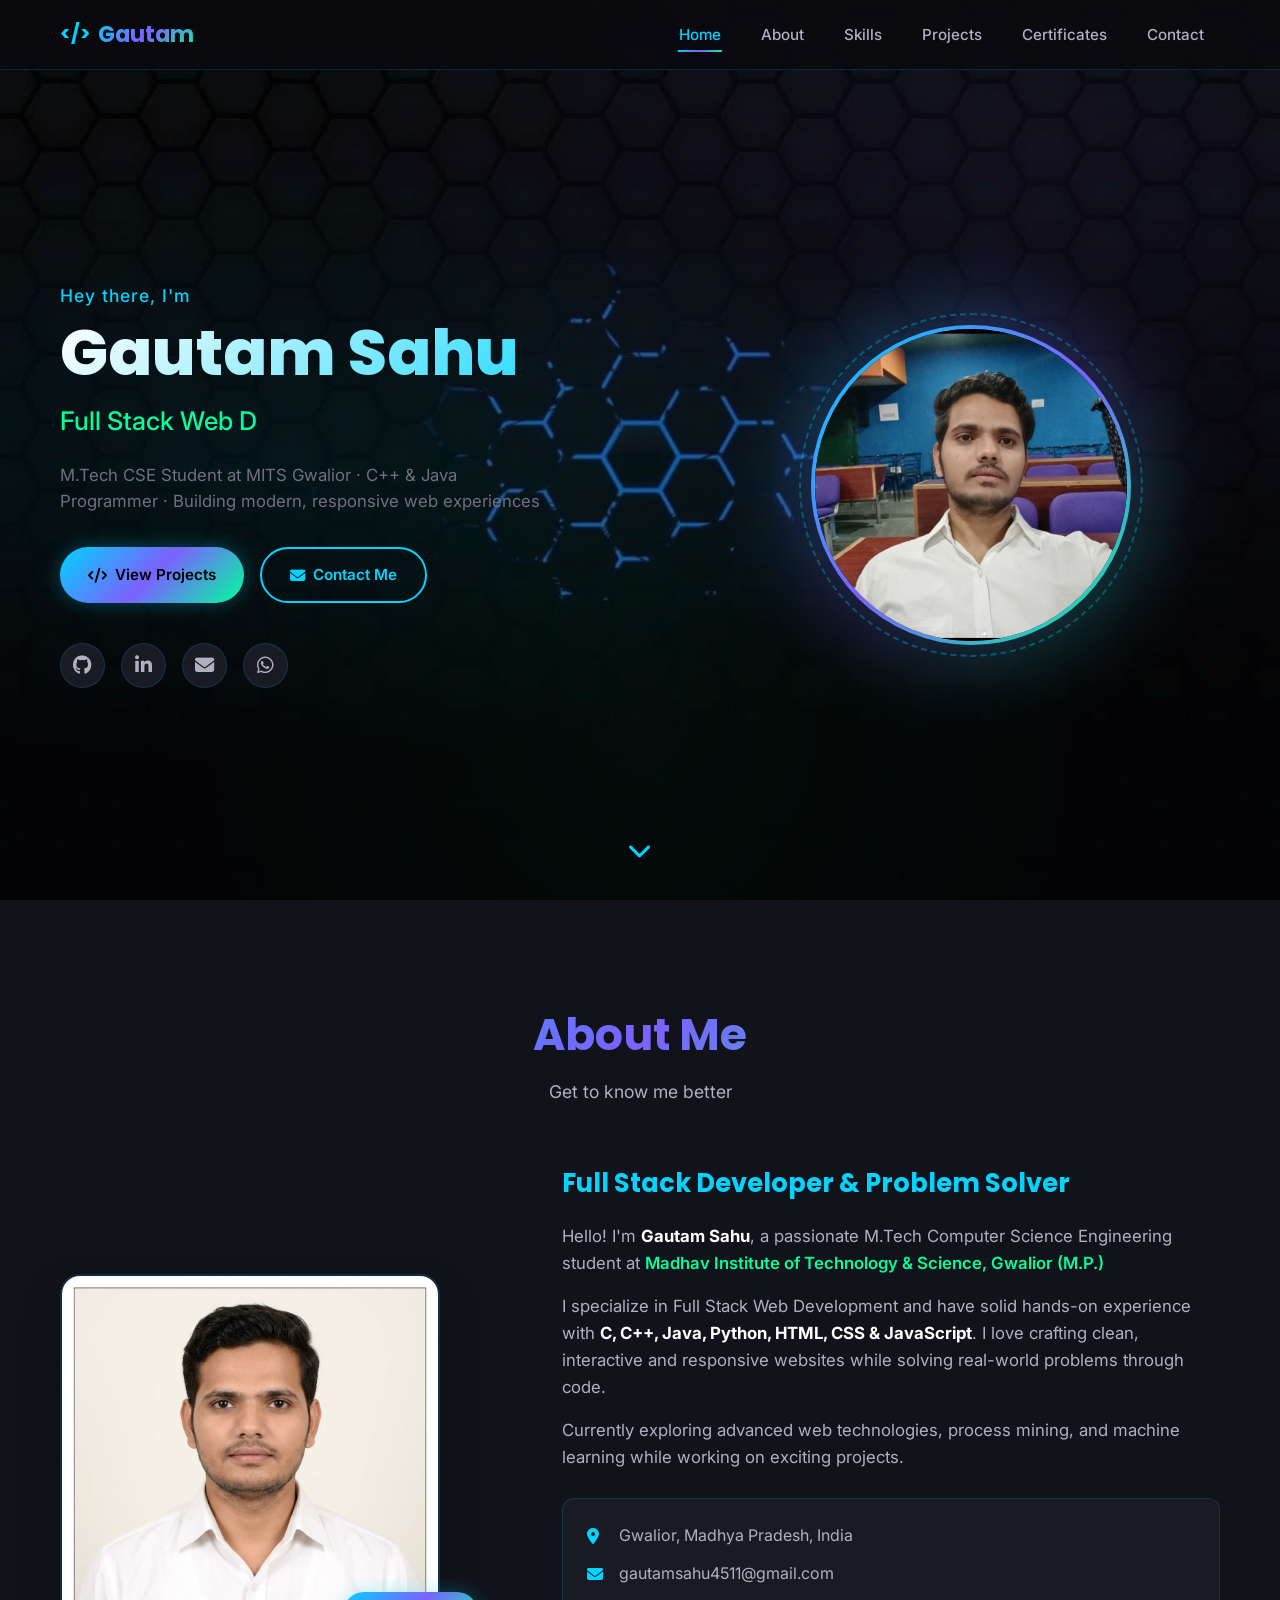
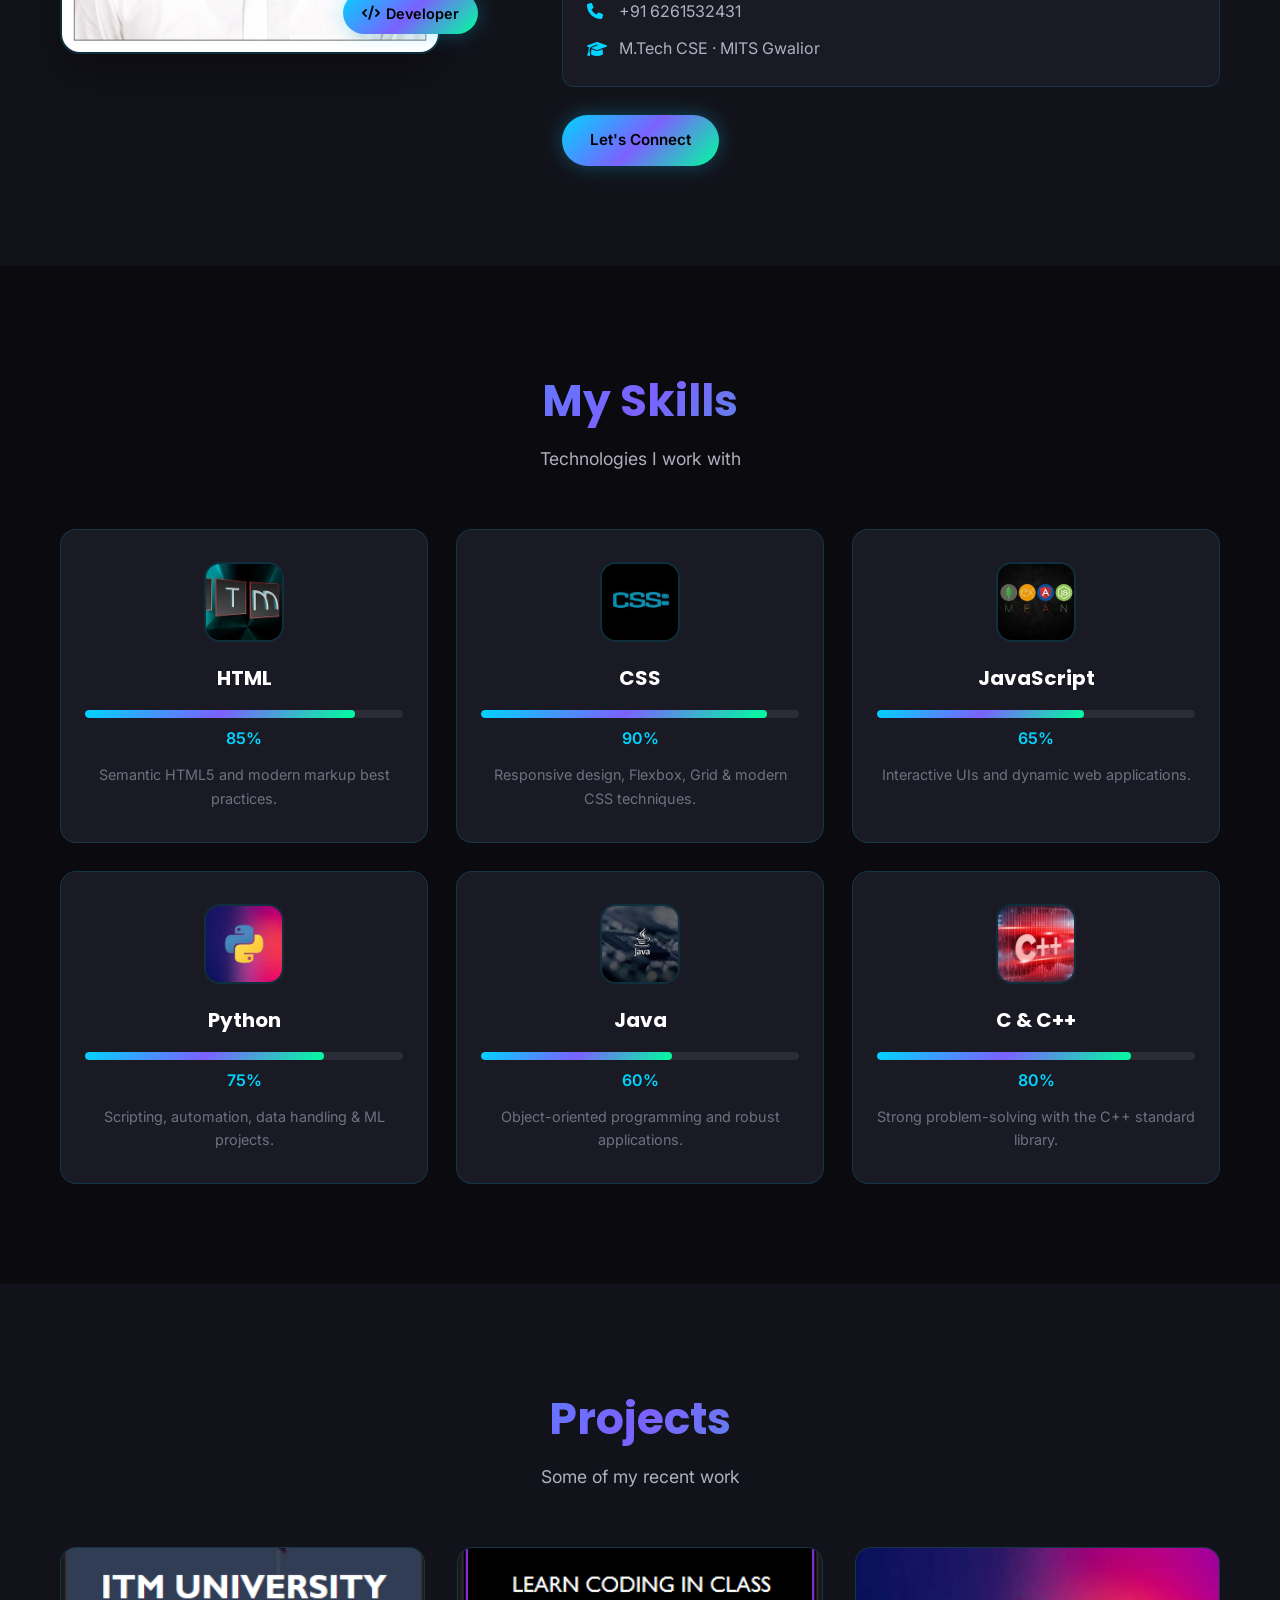
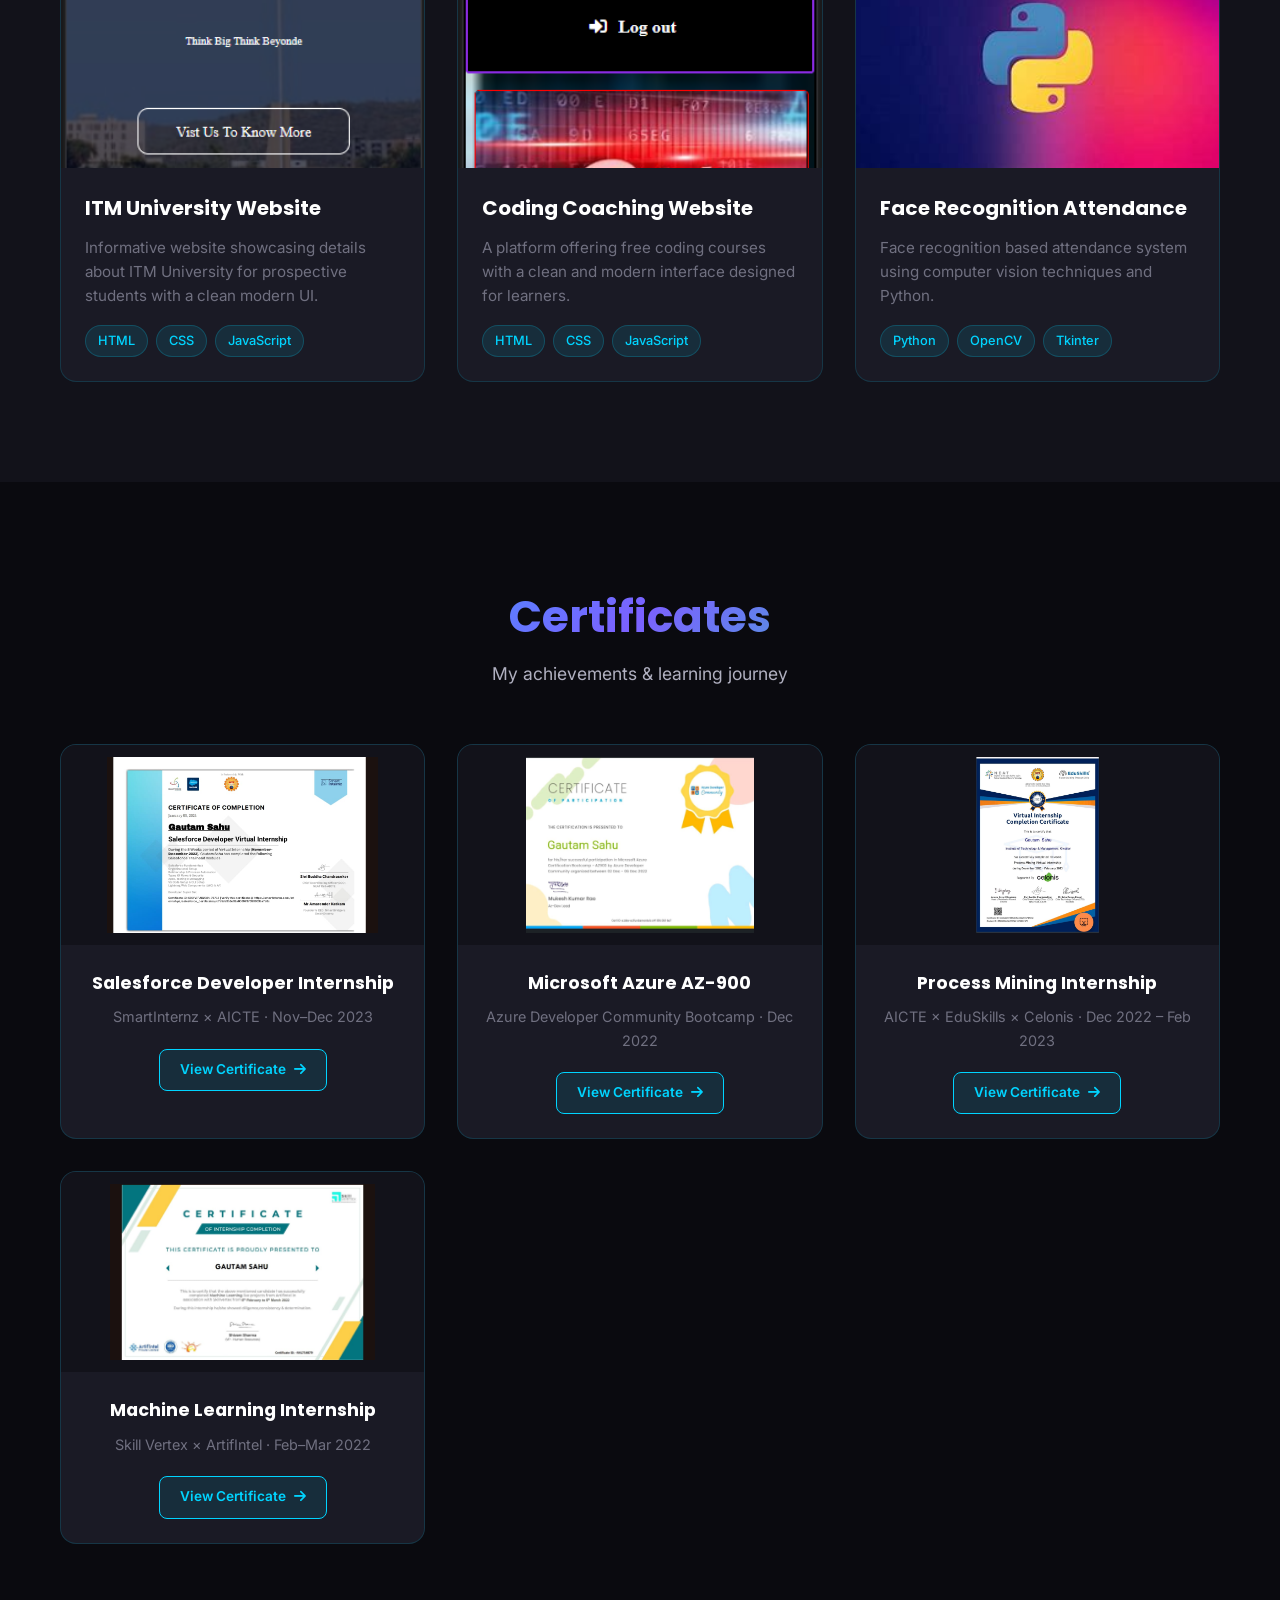
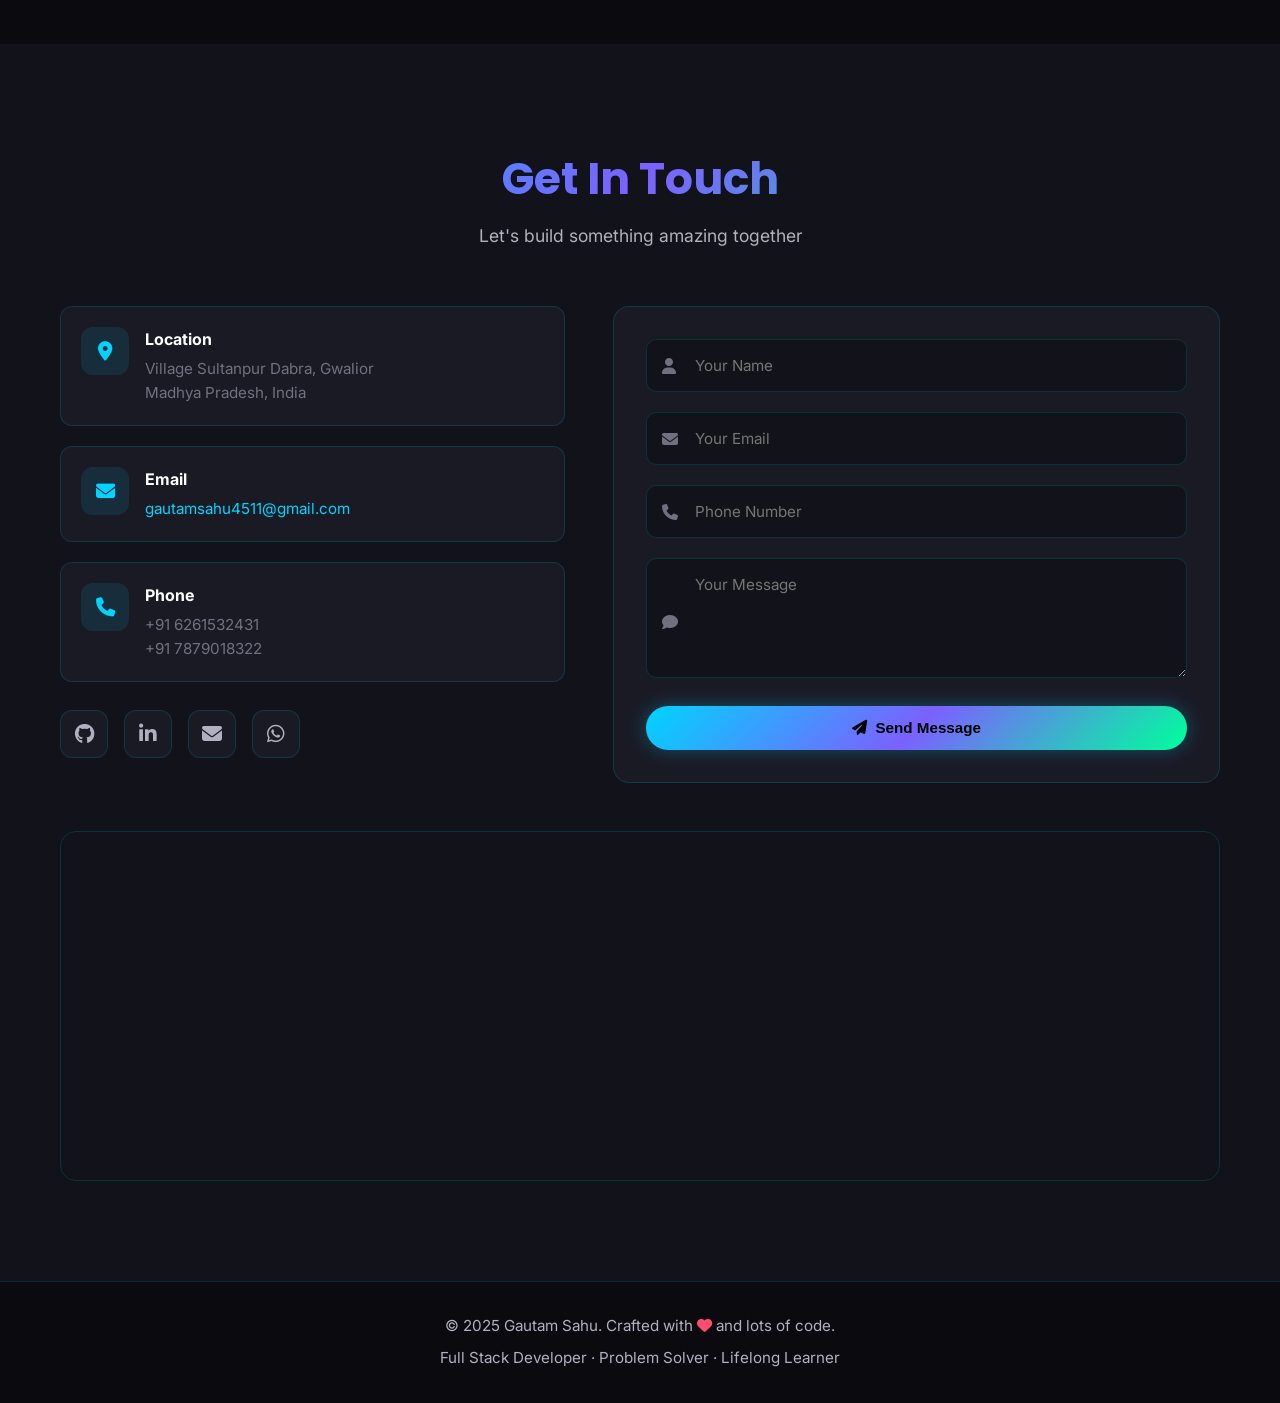
<file: index.html>
<!DOCTYPE html>
<html lang="en">
<head>
    <meta charset="UTF-8">
    <meta name="viewport" content="width=device-width, initial-scale=1.0">
    <meta name="description" content="Gautam Sahu - Full Stack Web Developer | M.Tech CSE | Portfolio">
    <meta name="theme-color" content="#0a0a0f">
    <title>Gautam Sahu | Portfolio</title>
    <link rel="preconnect" href="https://fonts.googleapis.com">
    <link rel="preconnect" href="https://fonts.gstatic.com" crossorigin>
    <link href="https://fonts.googleapis.com/css2?family=Inter:wght@300;400;500;600;700;800&family=Poppins:wght@400;500;600;700;800&display=swap" rel="stylesheet">
    <link rel="stylesheet" href="https://cdnjs.cloudflare.com/ajax/libs/font-awesome/6.5.1/css/all.min.css">
    <link rel="stylesheet" href="styles.css">
</head>
<body>
    <!-- Navigation -->
    <header class="header" id="header">
        <nav class="nav container">
            <a href="#home" class="logo">
                <span class="logo-icon">&lt;/&gt;</span>
                <span class="logo-text">Gautam</span>
            </a>
            
            <div class="nav-menu" id="nav-menu">
                <ul class="nav-list">
                    <li class="nav-item"><a href="#home" class="nav-link active">Home</a></li>
                    <li class="nav-item"><a href="#about" class="nav-link">About</a></li>
                    <li class="nav-item"><a href="#skills" class="nav-link">Skills</a></li>
                    <li class="nav-item"><a href="#projects" class="nav-link">Projects</a></li>
                    <li class="nav-item"><a href="#certificates" class="nav-link">Certificates</a></li>
                    <li class="nav-item"><a href="#contact" class="nav-link">Contact</a></li>
                </ul>
                <div class="nav-close" id="nav-close">
                    <i class="fas fa-times"></i>
                </div>
            </div>

            <div class="nav-toggle" id="nav-toggle">
                <i class="fas fa-bars"></i>
            </div>
        </nav>
    </header>

    <main>
        <!-- Hero Section -->
        <section class="hero" id="home">
            <div class="hero-bg"></div>
            <div class="container hero-container">
                <div class="hero-content">
                    <p class="hero-greeting">Hey there, I'm</p>
                    <h1 class="hero-title">Gautam Sahu</h1>
                    <h2 class="hero-subtitle">
                        <span class="typing">Full Stack Web Developer</span>
                    </h2>
                    <p class="hero-description">
                        M.Tech CSE Student at MITS Gwalior · C++ & Java Programmer · Building modern, responsive web experiences
                    </p>
                    <div class="hero-buttons">
                        <a href="#projects" class="btn btn-primary">
                            <i class="fas fa-code"></i> View Projects
                        </a>
                        <a href="#contact" class="btn btn-outline">
                            <i class="fas fa-envelope"></i> Contact Me
                        </a>
                    </div>
                    <div class="hero-social">
                        <a href="https://github.com/Gau71" target="_blank" rel="noopener noreferrer" aria-label="GitHub">
                            <i class="fab fa-github"></i>
                        </a>
                        <a href="https://www.linkedin.com/in/gautam-sahu-8b93ba229" target="_blank" rel="noopener noreferrer" aria-label="LinkedIn">
                            <i class="fab fa-linkedin-in"></i>
                        </a>
                        <a href="mailto:gautamsahu4511@gmail.com" aria-label="Email">
                            <i class="fas fa-envelope"></i>
                        </a>
                        <a href="https://wa.link/1y1w92" target="_blank" rel="noopener noreferrer" aria-label="WhatsApp">
                            <i class="fab fa-whatsapp"></i>
                        </a>
                    </div>
                </div>
                <div class="hero-image">
                    <div class="image-wrapper">
                        <img src="IMG_20230622_185131.jpg" alt="Gautam Sahu - Professional Photo">
                        <div class="image-glow"></div>
                        <div class="image-ring"></div>
                    </div>
                </div>
            </div>
            <div class="scroll-down">
                <a href="#about" aria-label="Scroll to About"><i class="fas fa-chevron-down"></i></a>
            </div>
        </section>

        <!-- About Section -->
        <section class="about section" id="about">
            <div class="container">
                <h2 class="section-title">About Me</h2>
                <p class="section-subtitle">Get to know me better</p>
                
                <div class="about-content">
                    <div class="about-image">
                        <img src="WhatsApp Image 2026-09-09 at 12.33.31 PM.jpeg" alt="Gautam Sahu">
                        <div class="about-badge">
                            <i class="fas fa-code"></i>
                            <span>Developer</span>
                        </div>
                    </div>
                    <div class="about-text">
                        <h3>Full Stack Developer & Problem Solver</h3>
                        <p>
                            Hello! I'm <strong>Gautam Sahu</strong>, a passionate M.Tech Computer Science Engineering student at 
                            <span class="highlight">Madhav Institute of Technology & Science, Gwalior (M.P.)</span>
                        </p>
                        <p>
                            I specialize in Full Stack Web Development and have solid hands-on experience with 
                            <strong>C, C++, Java, Python, HTML, CSS & JavaScript</strong>. 
                            I love crafting clean, interactive and responsive websites while solving real-world problems through code.
                        </p>
                        <p>
                            Currently exploring advanced web technologies, process mining, and machine learning while working on exciting projects.
                        </p>
                        <div class="about-info">
                            <div class="info-item">
                                <i class="fas fa-map-marker-alt"></i>
                                <span>Gwalior, Madhya Pradesh, India</span>
                            </div>
                            <div class="info-item">
                                <i class="fas fa-envelope"></i>
                                <span>gautamsahu4511@gmail.com</span>
                            </div>
                            <div class="info-item">
                                <i class="fas fa-phone"></i>
                                <span>+91 6261532431</span>
                            </div>
                            <div class="info-item">
                                <i class="fas fa-graduation-cap"></i>
                                <span>M.Tech CSE · MITS Gwalior</span>
                            </div>
                        </div>
                        <a href="#contact" class="btn btn-primary">Let's Connect</a>
                    </div>
                </div>
            </div>
        </section>

        <!-- Skills Section -->
        <section class="skills section" id="skills">
            <div class="container">
                <h2 class="section-title">My Skills</h2>
                <p class="section-subtitle">Technologies I work with</p>
                
                <div class="skills-grid">
                    <div class="skill-card">
                        <div class="skill-icon">
                            <img src="html.jfif" alt="HTML">
                        </div>
                        <h3>HTML</h3>
                        <div class="skill-bar">
                            <div class="skill-progress" style="--progress: 85%"></div>
                        </div>
                        <span class="skill-percent">85%</span>
                        <p>Semantic HTML5 and modern markup best practices.</p>
                    </div>

                    <div class="skill-card">
                        <div class="skill-icon">
                            <img src="css.jfif" alt="CSS">
                        </div>
                        <h3>CSS</h3>
                        <div class="skill-bar">
                            <div class="skill-progress" style="--progress: 90%"></div>
                        </div>
                        <span class="skill-percent">90%</span>
                        <p>Responsive design, Flexbox, Grid & modern CSS techniques.</p>
                    </div>

                    <div class="skill-card">
                        <div class="skill-icon">
                            <img src="js.jfif" alt="JavaScript">
                        </div>
                        <h3>JavaScript</h3>
                        <div class="skill-bar">
                            <div class="skill-progress" style="--progress: 65%"></div>
                        </div>
                        <span class="skill-percent">65%</span>
                        <p>Interactive UIs and dynamic web applications.</p>
                    </div>

                    <div class="skill-card">
                        <div class="skill-icon">
                            <img src="python.jpg" alt="Python">
                        </div>
                        <h3>Python</h3>
                        <div class="skill-bar">
                            <div class="skill-progress" style="--progress: 75%"></div>
                        </div>
                        <span class="skill-percent">75%</span>
                        <p>Scripting, automation, data handling & ML projects.</p>
                    </div>

                    <div class="skill-card">
                        <div class="skill-icon">
                            <img src="java.jfif" alt="Java">
                        </div>
                        <h3>Java</h3>
                        <div class="skill-bar">
                            <div class="skill-progress" style="--progress: 60%"></div>
                        </div>
                        <span class="skill-percent">60%</span>
                        <p>Object-oriented programming and robust applications.</p>
                    </div>

                    <div class="skill-card">
                        <div class="skill-icon">
                            <img src="cpp.jfif" alt="C++">
                        </div>
                        <h3>C & C++</h3>
                        <div class="skill-bar">
                            <div class="skill-progress" style="--progress: 80%"></div>
                        </div>
                        <span class="skill-percent">80%</span>
                        <p>Strong problem-solving with the C++ standard library.</p>
                    </div>
                </div>
            </div>
        </section>

        <!-- Projects Section -->
        <section class="projects section" id="projects">
            <div class="container">
                <h2 class="section-title">Projects</h2>
                <p class="section-subtitle">Some of my recent work</p>
                
                <div class="projects-grid">
                    <article class="project-card">
                        <div class="project-image">
                            <img src="Screenshot (318).png" alt="ITM University Website">
                            <div class="project-overlay">
                                <a href="https://gau71.github.io/-git-clone-http-github.com-itmuniversity.github.io/" target="_blank" rel="noopener noreferrer" class="project-link" title="Live Demo">
                                    <i class="fas fa-external-link-alt"></i>
                                </a>
                                <a href="https://github.com/Gau71/-git-clone-http-github.com-itmuniversity.github.io" target="_blank" rel="noopener noreferrer" class="project-link" title="Source Code">
                                    <i class="fab fa-github"></i>
                                </a>
                            </div>
                        </div>
                        <div class="project-content">
                            <h3>ITM University Website</h3>
                            <p>Informative website showcasing details about ITM University for prospective students with a clean modern UI.</p>
                            <div class="project-tags">
                                <span>HTML</span>
                                <span>CSS</span>
                                <span>JavaScript</span>
                            </div>
                        </div>
                    </article>

                    <article class="project-card">
                        <div class="project-image">
                            <img src="Screenshot (320).png" alt="Coding Coaching Website">
                            <div class="project-overlay">
                                <a href="https://gau71.github.io/cochingwebsite.github.io/" target="_blank" rel="noopener noreferrer" class="project-link" title="Live Demo">
                                    <i class="fas fa-external-link-alt"></i>
                                </a>
                                <a href="https://github.com/Gau71/cochingwebsite.github.io" target="_blank" rel="noopener noreferrer" class="project-link" title="Source Code">
                                    <i class="fab fa-github"></i>
                                </a>
                            </div>
                        </div>
                        <div class="project-content">
                            <h3>Coding Coaching Website</h3>
                            <p>A platform offering free coding courses with a clean and modern interface designed for learners.</p>
                            <div class="project-tags">
                                <span>HTML</span>
                                <span>CSS</span>
                                <span>JavaScript</span>
                            </div>
                        </div>
                    </article>

                    <article class="project-card">
                        <div class="project-image">
                            <img src="python.jpg" alt="Attendance System">
                            <div class="project-overlay">
                                <a href="#" class="project-link" title="Coming Soon">
                                    <i class="fas fa-external-link-alt"></i>
                                </a>
                                <a href="#" class="project-link" title="Coming Soon">
                                    <i class="fab fa-github"></i>
                                </a>
                            </div>
                        </div>
                        <div class="project-content">
                            <h3>Face Recognition Attendance</h3>
                            <p>Face recognition based attendance system using computer vision techniques and Python.</p>
                            <div class="project-tags">
                                <span>Python</span>
                                <span>OpenCV</span>
                                <span>Tkinter</span>
                            </div>
                        </div>
                    </article>
                </div>
            </div>
        </section>

        <!-- Certificates Section -->
        <section class="certificates section" id="certificates">
            <div class="container">
                <h2 class="section-title">Certificates</h2>
                <p class="section-subtitle">My achievements & learning journey</p>
                
                <div class="certificates-grid">
                    <article class="certificate-card">
                        <div class="certificate-image">
                            <img src="salesforce.jpeg" alt="Salesforce Developer Internship">
                        </div>
                        <div class="certificate-content">
                            <h3>Salesforce Developer Internship</h3>
                            <p>SmartInternz × AICTE · Nov–Dec 2023</p>
                            <a href="https://drive.google.com/file/d/1ChRLHJ9hNC0-TwyI7U0H0LZF0zaXFLi9/view?usp=drivesdk" target="_blank" rel="noopener noreferrer" class="btn btn-sm">
                                View Certificate <i class="fas fa-arrow-right"></i>
                            </a>
                        </div>
                    </article>

                    <article class="certificate-card">
                        <div class="certificate-image">
                            <img src="azure.jpeg" alt="Microsoft Azure AZ-900">
                        </div>
                        <div class="certificate-content">
                            <h3>Microsoft Azure AZ-900</h3>
                            <p>Azure Developer Community Bootcamp · Dec 2022</p>
                            <a href="#" class="btn btn-sm">
                                View Certificate <i class="fas fa-arrow-right"></i>
                            </a>
                        </div>
                    </article>

                    <article class="certificate-card">
                        <div class="certificate-image">
                            <img src="aictec.jpeg" alt="Process Mining Internship">
                        </div>
                        <div class="certificate-content">
                            <h3>Process Mining Internship</h3>
                            <p>AICTE × EduSkills × Celonis · Dec 2022 – Feb 2023</p>
                            <a href="#" class="btn btn-sm">
                                View Certificate <i class="fas fa-arrow-right"></i>
                            </a>
                        </div>
                    </article>

                    <article class="certificate-card">
                        <div class="certificate-image">
                            <img src="ml.jpeg" alt="Machine Learning Internship">
                        </div>
                        <div class="certificate-content">
                            <h3>Machine Learning Internship</h3>
                            <p>Skill Vertex × ArtifIntel · Feb–Mar 2022</p>
                            <a href="https://drive.google.com/file/d/1w-9YHE50OcMjzOnjt4nZwDqNhDeGRZfn/view?usp=drivesdk" target="_blank" rel="noopener noreferrer" class="btn btn-sm">
                                View Certificate <i class="fas fa-arrow-right"></i>
                            </a>
                        </div>
                    </article>
                </div>
            </div>
        </section>

        <!-- Contact Section -->
        <section class="contact section" id="contact">
            <div class="container">
                <h2 class="section-title">Get In Touch</h2>
                <p class="section-subtitle">Let's build something amazing together</p>
                
                <div class="contact-content">
                    <div class="contact-info">
                        <div class="contact-card">
                            <div class="contact-icon">
                                <i class="fas fa-map-marker-alt"></i>
                            </div>
                            <div>
                                <h4>Location</h4>
                                <p>Village Sultanpur Dabra, Gwalior<br>Madhya Pradesh, India</p>
                            </div>
                        </div>
                        <div class="contact-card">
                            <div class="contact-icon">
                                <i class="fas fa-envelope"></i>
                            </div>
                            <div>
                                <h4>Email</h4>
                                <p><a href="mailto:gautamsahu4511@gmail.com">gautamsahu4511@gmail.com</a></p>
                            </div>
                        </div>
                        <div class="contact-card">
                            <div class="contact-icon">
                                <i class="fas fa-phone"></i>
                            </div>
                            <div>
                                <h4>Phone</h4>
                                <p>+91 6261532431<br>+91 7879018322</p>
                            </div>
                        </div>
                        <div class="contact-social">
                            <a href="https://github.com/Gau71" target="_blank" rel="noopener noreferrer" aria-label="GitHub"><i class="fab fa-github"></i></a>
                            <a href="https://www.linkedin.com/in/gautam-sahu-8b93ba229" target="_blank" rel="noopener noreferrer" aria-label="LinkedIn"><i class="fab fa-linkedin-in"></i></a>
                            <a href="mailto:gautamsahu4511@gmail.com" aria-label="Email"><i class="fas fa-envelope"></i></a>
                            <a href="https://wa.me/916261532431" target="_blank" rel="noopener noreferrer" aria-label="WhatsApp"><i class="fab fa-whatsapp"></i></a>
                        </div>
                    </div>

                    <form class="contact-form" action="mailto:gautamsahu4511@gmail.com" method="post" enctype="text/plain">
                        <div class="form-group">
                            <i class="fas fa-user"></i>
                            <input type="text" name="name" placeholder="Your Name" required>
                        </div>
                        <div class="form-group">
                            <i class="fas fa-envelope"></i>
                            <input type="email" name="email" placeholder="Your Email" required>
                        </div>
                        <div class="form-group">
                            <i class="fas fa-phone"></i>
                            <input type="tel" name="phone" placeholder="Phone Number" pattern="[0-9]{10}">
                        </div>
                        <div class="form-group">
                            <i class="fas fa-comment"></i>
                            <textarea name="message" rows="4" placeholder="Your Message" required></textarea>
                        </div>
                        <button type="submit" class="btn btn-primary btn-full">
                            <i class="fas fa-paper-plane"></i> Send Message
                        </button>
                    </form>
                </div>

                <div class="map-container">
                    <iframe 
                        src="https://maps.google.com/maps?width=100%25&amp;height=400&amp;hl=en&amp;q=Sultanpur%20Dabra%20Gwalior&amp;t=&amp;z=14&amp;ie=UTF8&amp;iwloc=&amp;output=embed"
                        allowfullscreen="" loading="lazy" referrerpolicy="no-referrer-when-downgrade"
                        title="Location Map">
                    </iframe>
                </div>
            </div>
        </section>
    </main>

    <!-- Footer -->
    <footer class="footer">
        <div class="container">
            <p>© 2025 Gautam Sahu. Crafted with <i class="fas fa-heart"></i> and lots of code.</p>
            <p class="footer-note">Full Stack Developer · Problem Solver · Lifelong Learner</p>
        </div>
    </footer>

    <!-- Scroll to Top -->
    <a href="#home" class="scroll-top" id="scroll-top" aria-label="Scroll to top">
        <i class="fas fa-arrow-up"></i>
    </a>

    <script src="script.js"></script>
</body>
</html>
</file>
<file: styles.css>
/* ===== CSS Variables - Premium Dark Theme ===== */
:root {
    --bg-primary: #0a0a0f;
    --bg-secondary: #12121a;
    --bg-card: #1a1a25;
    --bg-card-hover: #22222f;
    
    --accent-primary: #00d4ff;
    --accent-secondary: #7b61ff;
    --accent-tertiary: #00ff9d;
    --accent-gradient: linear-gradient(135deg, #00d4ff 0%, #7b61ff 50%, #00ff9d 100%);
    
    --text-primary: #ffffff;
    --text-secondary: #b0b0c0;
    --text-muted: #707080;
    
    --border-color: rgba(0, 212, 255, 0.15);
    --glow-cyan: 0 0 20px rgba(0, 212, 255, 0.3);
    --glow-purple: 0 0 20px rgba(123, 97, 255, 0.3);
    
    --font-primary: 'Inter', system-ui, -apple-system, sans-serif;
    --font-display: 'Poppins', system-ui, sans-serif;
    
    --header-height: 70px;
    --section-padding: 100px 0;
    --transition: all 0.3s cubic-bezier(0.4, 0, 0.2, 1);
}

/* ===== Reset & Base ===== */
*, *::before, *::after {
    margin: 0;
    padding: 0;
    box-sizing: border-box;
}

html {
    scroll-behavior: smooth;
    scroll-padding-top: var(--header-height);
}

body {
    font-family: var(--font-primary);
    background-color: var(--bg-primary);
    color: var(--text-primary);
    line-height: 1.6;
    overflow-x: hidden;
}

img {
    max-width: 100%;
    height: auto;
    display: block;
}

a {
    text-decoration: none;
    color: inherit;
    transition: var(--transition);
}

ul {
    list-style: none;
}

.container {
    width: 100%;
    max-width: 1200px;
    margin: 0 auto;
    padding: 0 20px;
}

.section {
    padding: var(--section-padding);
    position: relative;
}

.section-title {
    font-family: var(--font-display);
    font-size: clamp(2rem, 5vw, 2.75rem);
    font-weight: 700;
    text-align: center;
    margin-bottom: 0.5rem;
    background: var(--accent-gradient);
    -webkit-background-clip: text;
    -webkit-text-fill-color: transparent;
    background-clip: text;
}

.section-subtitle {
    text-align: center;
    color: var(--text-secondary);
    font-size: 1.1rem;
    margin-bottom: 3.5rem;
}

/* ===== Buttons ===== */
.btn {
    display: inline-flex;
    align-items: center;
    gap: 0.5rem;
    padding: 0.85rem 1.75rem;
    border-radius: 50px;
    font-weight: 600;
    font-size: 0.95rem;
    cursor: pointer;
    border: none;
    transition: var(--transition);
    position: relative;
    overflow: hidden;
}

.btn-primary {
    background: var(--accent-gradient);
    color: #000;
    box-shadow: var(--glow-cyan);
}

.btn-primary:hover {
    transform: translateY(-3px);
    box-shadow: 0 8px 25px rgba(0, 212, 255, 0.4);
}

.btn-outline {
    background: transparent;
    color: var(--accent-primary);
    border: 2px solid var(--accent-primary);
}

.btn-outline:hover {
    background: var(--accent-primary);
    color: #000;
    box-shadow: var(--glow-cyan);
}

.btn-sm {
    padding: 0.6rem 1.25rem;
    font-size: 0.85rem;
    background: rgba(0, 212, 255, 0.1);
    color: var(--accent-primary);
    border: 1px solid var(--accent-primary);
    border-radius: 8px;
}

.btn-sm:hover {
    background: var(--accent-primary);
    color: #000;
}

.btn-full {
    width: 100%;
    justify-content: center;
}

/* ===== Header / Navigation ===== */
.header {
    position: fixed;
    top: 0;
    left: 0;
    width: 100%;
    height: var(--header-height);
    background: rgba(10, 10, 15, 0.85);
    backdrop-filter: blur(20px);
    -webkit-backdrop-filter: blur(20px);
    border-bottom: 1px solid var(--border-color);
    z-index: 1000;
    transition: var(--transition);
}

.header.scrolled {
    background: rgba(10, 10, 15, 0.95);
    box-shadow: 0 4px 30px rgba(0, 0, 0, 0.3);
}

.nav {
    display: flex;
    align-items: center;
    justify-content: space-between;
    height: 100%;
}

.logo {
    display: flex;
    align-items: center;
    gap: 0.5rem;
    font-family: var(--font-display);
    font-weight: 700;
    font-size: 1.4rem;
}

.logo-icon {
    color: var(--accent-primary);
    font-size: 1.2rem;
}

.logo-text {
    background: var(--accent-gradient);
    -webkit-background-clip: text;
    -webkit-text-fill-color: transparent;
    background-clip: text;
}

.nav-list {
    display: flex;
    align-items: center;
    gap: 0.5rem;
}

.nav-link {
    padding: 0.5rem 1rem;
    color: var(--text-secondary);
    font-weight: 500;
    font-size: 0.95rem;
    border-radius: 8px;
    position: relative;
}

.nav-link:hover,
.nav-link.active {
    color: var(--accent-primary);
}

.nav-link::after {
    content: '';
    position: absolute;
    bottom: 0;
    left: 50%;
    width: 0;
    height: 2px;
    background: var(--accent-gradient);
    transition: var(--transition);
    transform: translateX(-50%);
}

.nav-link:hover::after,
.nav-link.active::after {
    width: 60%;
}

.nav-toggle,
.nav-close {
    display: none;
    font-size: 1.5rem;
    color: var(--text-primary);
    cursor: pointer;
}

/* ===== Hero Section ===== */
.hero {
    min-height: 100vh;
    display: flex;
    align-items: center;
    position: relative;
    padding-top: var(--header-height);
    overflow: hidden;
}

.hero-bg {
    position: absolute;
    inset: 0;
    background: 
        radial-gradient(ellipse at 20% 50%, rgba(0, 212, 255, 0.1) 0%, transparent 50%),
        radial-gradient(ellipse at 80% 20%, rgba(123, 97, 255, 0.1) 0%, transparent 50%),
        radial-gradient(ellipse at 50% 80%, rgba(0, 255, 157, 0.05) 0%, transparent 50%),
        url('1920x1080-black-w4sh3k4mi3fiygum.jpg') center/cover no-repeat;
    opacity: 0.7;
    z-index: -1;
}

.hero-container {
    display: grid;
    grid-template-columns: 1.2fr 1fr;
    gap: 4rem;
    align-items: center;
    padding: 2rem 20px;
}

.hero-greeting {
    color: var(--accent-primary);
    font-weight: 500;
    font-size: 1.1rem;
    margin-bottom: 0.5rem;
    letter-spacing: 1px;
}

.hero-title {
    font-family: var(--font-display);
    font-size: clamp(2.5rem, 6vw, 4rem);
    font-weight: 800;
    line-height: 1.1;
    margin-bottom: 0.75rem;
    background: linear-gradient(135deg, #fff 0%, #00d4ff 100%);
    -webkit-background-clip: text;
    -webkit-text-fill-color: transparent;
    background-clip: text;
}

.hero-subtitle {
    font-size: clamp(1.2rem, 3vw, 1.6rem);
    color: var(--text-secondary);
    margin-bottom: 1.25rem;
    font-weight: 500;
    min-height: 2.2rem;
}

.hero-subtitle .typing {
    color: var(--accent-tertiary);
}

.hero-description {
    color: var(--text-muted);
    font-size: 1.05rem;
    max-width: 480px;
    margin-bottom: 2rem;
}

.hero-buttons {
    display: flex;
    flex-wrap: wrap;
    gap: 1rem;
    margin-bottom: 2.5rem;
}

.hero-social {
    display: flex;
    gap: 1rem;
}

.hero-social a {
    width: 45px;
    height: 45px;
    display: flex;
    align-items: center;
    justify-content: center;
    border-radius: 50%;
    background: var(--bg-card);
    border: 1px solid var(--border-color);
    color: var(--text-secondary);
    font-size: 1.2rem;
    transition: var(--transition);
}

.hero-social a:hover {
    background: var(--accent-primary);
    color: #000;
    border-color: var(--accent-primary);
    transform: translateY(-4px);
    box-shadow: var(--glow-cyan);
}

.hero-image {
    display: flex;
    justify-content: center;
    align-items: center;
}

.image-wrapper {
    position: relative;
    width: 320px;
    height: 320px;
}

.image-wrapper img {
    width: 100%;
    height: 100%;
    object-fit: cover;
    border-radius: 50%;
    border: 4px solid transparent;
    background: 
        linear-gradient(var(--bg-primary), var(--bg-primary)) padding-box,
        var(--accent-gradient) border-box;
    position: relative;
    z-index: 1;
}

.image-glow {
    position: absolute;
    inset: -20px;
    background: var(--accent-gradient);
    border-radius: 50%;
    filter: blur(40px);
    opacity: 0.3;
    animation: pulse 3s ease-in-out infinite;
}

.image-ring {
    position: absolute;
    inset: -12px;
    border: 2px dashed rgba(0, 212, 255, 0.3);
    border-radius: 50%;
    animation: spin 20s linear infinite;
    z-index: 0;
}

@keyframes pulse {
    0%, 100% { opacity: 0.25; transform: scale(1); }
    50% { opacity: 0.4; transform: scale(1.05); }
}

@keyframes spin {
    from { transform: rotate(0deg); }
    to { transform: rotate(360deg); }
}

.scroll-down {
    position: absolute;
    bottom: 30px;
    left: 50%;
    transform: translateX(-50%);
    animation: bounce 2s infinite;
}

.scroll-down a {
    color: var(--accent-primary);
    font-size: 1.5rem;
}

@keyframes bounce {
    0%, 20%, 50%, 80%, 100% { transform: translateX(-50%) translateY(0); }
    40% { transform: translateX(-50%) translateY(-10px); }
    60% { transform: translateX(-50%) translateY(-5px); }
}

/* ===== About Section ===== */
.about {
    background: var(--bg-secondary);
}

.about-content {
    display: grid;
    grid-template-columns: 1fr 1.5fr;
    gap: 4rem;
    align-items: center;
}

.about-image {
    position: relative;
}

.about-image img {
    width: 100%;
    max-width: 380px;
    border-radius: 20px;
    border: 2px solid var(--border-color);
    box-shadow: 0 20px 40px rgba(0, 0, 0, 0.3);
}

.about-image::before {
    content: '';
    position: absolute;
    top: -15px;
    left: -15px;
    width: 100%;
    height: 100%;
    border: 2px solid var(--accent-primary);
    border-radius: 20px;
    z-index: -1;
    opacity: 0.5;
}

.about-badge {
    position: absolute;
    bottom: 20px;
    right: 20px;
    background: var(--accent-gradient);
    color: #000;
    padding: 0.6rem 1.2rem;
    border-radius: 50px;
    font-weight: 600;
    font-size: 0.9rem;
    display: flex;
    align-items: center;
    gap: 0.4rem;
    box-shadow: var(--glow-cyan);
}

.about-text h3 {
    font-family: var(--font-display);
    font-size: 1.6rem;
    margin-bottom: 1.25rem;
    color: var(--accent-primary);
}

.about-text p {
    color: var(--text-secondary);
    margin-bottom: 1rem;
    font-size: 1.05rem;
}

.about-text .highlight {
    color: var(--accent-tertiary);
    font-weight: 600;
}

.about-text strong {
    color: var(--text-primary);
}

.about-info {
    display: flex;
    flex-direction: column;
    gap: 0.75rem;
    margin: 1.75rem 0;
    padding: 1.5rem;
    background: var(--bg-card);
    border-radius: 12px;
    border: 1px solid var(--border-color);
}

.info-item {
    display: flex;
    align-items: center;
    gap: 0.75rem;
    color: var(--text-secondary);
}

.info-item i {
    color: var(--accent-primary);
    width: 20px;
}

/* ===== Skills Section ===== */
.skills-grid {
    display: grid;
    grid-template-columns: repeat(auto-fit, minmax(280px, 1fr));
    gap: 1.75rem;
}

.skill-card {
    background: var(--bg-card);
    border: 1px solid var(--border-color);
    border-radius: 16px;
    padding: 2rem 1.5rem;
    text-align: center;
    transition: var(--transition);
    position: relative;
    overflow: hidden;
}

.skill-card::before {
    content: '';
    position: absolute;
    top: 0;
    left: 0;
    width: 100%;
    height: 3px;
    background: var(--accent-gradient);
    transform: scaleX(0);
    transition: var(--transition);
}

.skill-card:hover {
    transform: translateY(-8px);
    background: var(--bg-card-hover);
    border-color: rgba(0, 212, 255, 0.3);
    box-shadow: var(--glow-cyan);
}

.skill-card:hover::before {
    transform: scaleX(1);
}

.skill-icon {
    width: 80px;
    height: 80px;
    margin: 0 auto 1.25rem;
    border-radius: 16px;
    overflow: hidden;
    border: 2px solid var(--border-color);
    background: var(--bg-secondary);
}

.skill-icon img {
    width: 100%;
    height: 100%;
    object-fit: cover;
}

.skill-card h3 {
    font-family: var(--font-display);
    font-size: 1.25rem;
    margin-bottom: 1rem;
}

.skill-bar {
    height: 8px;
    background: rgba(255, 255, 255, 0.08);
    border-radius: 10px;
    overflow: hidden;
    margin-bottom: 0.5rem;
}

.skill-progress {
    height: 100%;
    width: var(--progress);
    background: var(--accent-gradient);
    border-radius: 10px;
    animation: fillBar 1.5s ease-out forwards;
}

@keyframes fillBar {
    from { width: 0; }
}

.skill-percent {
    display: block;
    font-weight: 600;
    color: var(--accent-primary);
    margin-bottom: 0.75rem;
}

.skill-card p {
    color: var(--text-muted);
    font-size: 0.9rem;
}

/* ===== Projects Section ===== */
.projects {
    background: var(--bg-secondary);
}

.projects-grid {
    display: grid;
    grid-template-columns: repeat(auto-fit, minmax(320px, 1fr));
    gap: 2rem;
}

.project-card {
    background: var(--bg-card);
    border-radius: 16px;
    overflow: hidden;
    border: 1px solid var(--border-color);
    transition: var(--transition);
}

.project-card:hover {
    transform: translateY(-8px);
    box-shadow: 0 20px 40px rgba(0, 0, 0, 0.3), var(--glow-purple);
    border-color: rgba(123, 97, 255, 0.3);
}

.project-image {
    position: relative;
    height: 220px;
    overflow: hidden;
}

.project-image img {
    width: 100%;
    height: 100%;
    object-fit: cover;
    transition: var(--transition);
}

.project-card:hover .project-image img {
    transform: scale(1.08);
}

.project-overlay {
    position: absolute;
    inset: 0;
    background: rgba(10, 10, 15, 0.85);
    display: flex;
    align-items: center;
    justify-content: center;
    gap: 1rem;
    opacity: 0;
    transition: var(--transition);
}

.project-card:hover .project-overlay {
    opacity: 1;
}

.project-link {
    width: 50px;
    height: 50px;
    display: flex;
    align-items: center;
    justify-content: center;
    background: var(--accent-primary);
    color: #000;
    border-radius: 50%;
    font-size: 1.2rem;
    transition: var(--transition);
}

.project-link:hover {
    background: var(--accent-secondary);
    transform: scale(1.1);
}

.project-content {
    padding: 1.5rem;
}

.project-content h3 {
    font-family: var(--font-display);
    font-size: 1.25rem;
    margin-bottom: 0.75rem;
}

.project-content p {
    color: var(--text-muted);
    font-size: 0.95rem;
    margin-bottom: 1rem;
}

.project-tags {
    display: flex;
    flex-wrap: wrap;
    gap: 0.5rem;
}

.project-tags span {
    padding: 0.3rem 0.75rem;
    background: rgba(0, 212, 255, 0.1);
    color: var(--accent-primary);
    border-radius: 20px;
    font-size: 0.8rem;
    font-weight: 500;
    border: 1px solid rgba(0, 212, 255, 0.2);
}

/* ===== Certificates Section ===== */
.certificates-grid {
    display: grid;
    grid-template-columns: repeat(auto-fit, minmax(280px, 1fr));
    gap: 2rem;
}

.certificate-card {
    background: var(--bg-card);
    border-radius: 16px;
    overflow: hidden;
    border: 1px solid var(--border-color);
    transition: var(--transition);
}

.certificate-card:hover {
    transform: translateY(-8px);
    box-shadow: var(--glow-cyan);
    border-color: rgba(0, 212, 255, 0.3);
}

.certificate-image {
    height: 200px;
    overflow: hidden;
    background: var(--bg-secondary);
    display: flex;
    align-items: center;
    justify-content: center;
}

.certificate-image img {
    width: 100%;
    height: 100%;
    object-fit: contain;
    padding: 0.75rem;
    transition: var(--transition);
}

.certificate-card:hover .certificate-image img {
    transform: scale(1.05);
}

.certificate-content {
    padding: 1.5rem;
    text-align: center;
}

.certificate-content h3 {
    font-family: var(--font-display);
    font-size: 1.1rem;
    margin-bottom: 0.5rem;
}

.certificate-content p {
    color: var(--text-muted);
    font-size: 0.9rem;
    margin-bottom: 1.25rem;
}

/* ===== Contact Section ===== */
.contact {
    background: var(--bg-secondary);
}

.contact-content {
    display: grid;
    grid-template-columns: 1fr 1.2fr;
    gap: 3rem;
    margin-bottom: 3rem;
}

.contact-info {
    display: flex;
    flex-direction: column;
    gap: 1.25rem;
}

.contact-card {
    display: flex;
    align-items: flex-start;
    gap: 1rem;
    padding: 1.25rem;
    background: var(--bg-card);
    border-radius: 12px;
    border: 1px solid var(--border-color);
    transition: var(--transition);
}

.contact-card:hover {
    border-color: rgba(0, 212, 255, 0.3);
    transform: translateX(5px);
}

.contact-icon {
    width: 48px;
    height: 48px;
    display: flex;
    align-items: center;
    justify-content: center;
    background: rgba(0, 212, 255, 0.1);
    border-radius: 12px;
    color: var(--accent-primary);
    font-size: 1.2rem;
    flex-shrink: 0;
}

.contact-card h4 {
    font-size: 1rem;
    margin-bottom: 0.25rem;
}

.contact-card p {
    color: var(--text-muted);
    font-size: 0.95rem;
}

.contact-card a {
    color: var(--accent-primary);
}

.contact-social {
    display: flex;
    gap: 1rem;
    margin-top: 0.5rem;
}

.contact-social a {
    width: 48px;
    height: 48px;
    display: flex;
    align-items: center;
    justify-content: center;
    background: var(--bg-card);
    border: 1px solid var(--border-color);
    border-radius: 12px;
    color: var(--text-secondary);
    font-size: 1.25rem;
    transition: var(--transition);
}

.contact-social a:hover {
    background: var(--accent-primary);
    color: #000;
    border-color: var(--accent-primary);
    transform: translateY(-3px);
}

.contact-form {
    background: var(--bg-card);
    padding: 2rem;
    border-radius: 16px;
    border: 1px solid var(--border-color);
}

.form-group {
    position: relative;
    margin-bottom: 1.25rem;
}

.form-group i {
    position: absolute;
    left: 1rem;
    top: 50%;
    transform: translateY(-50%);
    color: var(--text-muted);
    font-size: 1rem;
}

.form-group textarea ~ i {
    top: 1.25rem;
    transform: none;
}

.form-group input,
.form-group textarea {
    width: 100%;
    padding: 1rem 1rem 1rem 3rem;
    background: var(--bg-secondary);
    border: 1px solid var(--border-color);
    border-radius: 10px;
    color: var(--text-primary);
    font-family: var(--font-primary);
    font-size: 0.95rem;
    transition: var(--transition);
    outline: none;
}

.form-group input:focus,
.form-group textarea:focus {
    border-color: var(--accent-primary);
    box-shadow: 0 0 0 3px rgba(0, 212, 255, 0.15);
}

.form-group textarea {
    resize: vertical;
    min-height: 120px;
}

.map-container {
    border-radius: 16px;
    overflow: hidden;
    border: 1px solid var(--border-color);
    height: 350px;
}

.map-container iframe {
    width: 100%;
    height: 100%;
    border: none;
    filter: grayscale(30%) invert(92%) contrast(90%);
}

/* ===== Footer ===== */
.footer {
    background: var(--bg-primary);
    border-top: 1px solid var(--border-color);
    padding: 2rem 0;
    text-align: center;
}

.footer p {
    color: var(--text-secondary);
    font-size: 0.95rem;
}

.footer .fa-heart {
    color: #ff4d6d;
    animation: heartbeat 1.5s ease infinite;
}

@keyframes heartbeat {
    0%, 100% { transform: scale(1); }
    50% { transform: scale(1.2); }
}

.footer-note {
    margin-top: 0.5rem;
    color: var(--text-muted);
    font-size: 0.85rem;
}

/* ===== Scroll to Top ===== */
.scroll-top {
    position: fixed;
    bottom: 30px;
    right: 30px;
    width: 48px;
    height: 48px;
    background: var(--accent-gradient);
    color: #000;
    border-radius: 50%;
    display: flex;
    align-items: center;
    justify-content: center;
    font-size: 1.2rem;
    opacity: 0;
    visibility: hidden;
    transition: var(--transition);
    z-index: 999;
    box-shadow: var(--glow-cyan);
}

.scroll-top.show {
    opacity: 1;
    visibility: visible;
}

.scroll-top:hover {
    transform: translateY(-4px);
}

/* ===== Responsive Design ===== */
@media screen and (max-width: 992px) {
    .hero-container {
        grid-template-columns: 1fr;
        text-align: center;
        gap: 3rem;
    }
    
    .hero-description {
        margin-left: auto;
        margin-right: auto;
    }
    
    .hero-buttons {
        justify-content: center;
    }
    
    .hero-social {
        justify-content: center;
    }
    
    .image-wrapper {
        width: 280px;
        height: 280px;
    }
    
    .about-content {
        grid-template-columns: 1fr;
        text-align: center;
    }
    
    .about-image {
        display: flex;
        justify-content: center;
    }
    
    .about-image::before {
        display: none;
    }
    
    .about-badge {
        right: auto;
        left: 50%;
        transform: translateX(-50%);
    }
    
    .about-info {
        text-align: left;
    }
    
    .contact-content {
        grid-template-columns: 1fr;
    }
}

@media screen and (max-width: 768px) {
    :root {
        --section-padding: 70px 0;
        --header-height: 60px;
    }
    
    .nav-menu {
        position: fixed;
        top: 0;
        right: -100%;
        width: 80%;
        max-width: 320px;
        height: 100vh;
        background: var(--bg-secondary);
        padding: 5rem 2rem 2rem;
        border-left: 1px solid var(--border-color);
        transition: var(--transition);
        z-index: 100;
    }
    
    .nav-menu.show {
        right: 0;
    }
    
    .nav-list {
        flex-direction: column;
        align-items: flex-start;
        gap: 0.5rem;
    }
    
    .nav-link {
        font-size: 1.1rem;
        width: 100%;
        padding: 0.75rem 1rem;
    }
    
    .nav-toggle,
    .nav-close {
        display: block;
    }
    
    .nav-close {
        position: absolute;
        top: 1.25rem;
        right: 1.5rem;
    }
    
    .hero-title {
        font-size: 2.5rem;
    }
    
    .skills-grid,
    .projects-grid,
    .certificates-grid {
        grid-template-columns: 1fr;
    }
    
    .project-image {
        height: 200px;
    }
}

@media screen and (max-width: 480px) {
    .container {
        padding: 0 16px;
    }
    
    .hero-buttons {
        flex-direction: column;
        width: 100%;
    }
    
    .btn {
        width: 100%;
        justify-content: center;
    }
    
    .image-wrapper {
        width: 240px;
        height: 240px;
    }
    
    .contact-form {
        padding: 1.5rem;
    }
    
    .scroll-top {
        bottom: 20px;
        right: 20px;
        width: 42px;
        height: 42px;
    }
}

/* Overlay for mobile menu */
.nav-overlay {
    position: fixed;
    inset: 0;
    background: rgba(0, 0, 0, 0.6);
    opacity: 0;
    visibility: hidden;
    transition: var(--transition);
    z-index: 99;
}

.nav-overlay.show {
    opacity: 1;
    visibility: visible;
}
</file>
